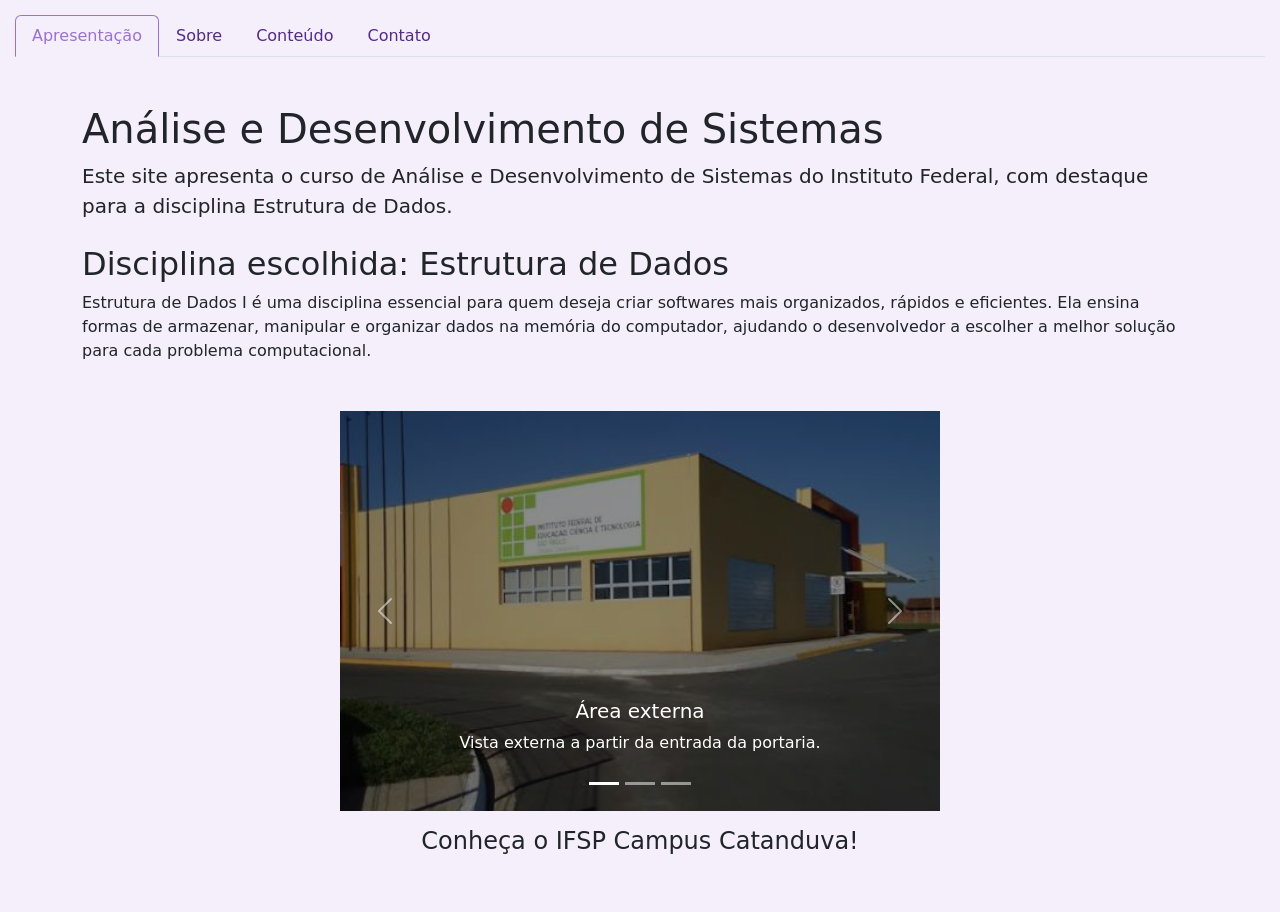
<file: index.html>
<!doctype html>
<html lang="pt-br">
  <head>
    <meta charset="UTF-8" />
    <meta name="viewport" content="width=device-width, initial-scale=1.0" />
    <link
      href="https://cdn.jsdelivr.net/npm/bootstrap@5.3.8/dist/css/bootstrap.min.css"
      rel="stylesheet"
      integrity="sha384-sRIl4kxILFvY47J16cr9ZwB07vP4J8+LH7qKQnuqkuIAvNWLzeN8tE5YBujZqJLB"
      crossorigin="anonymous"
    />
    <link rel="stylesheet" href="../assets/css/main.css" />
    <title>Apresentação</title>
  </head>
  <body>
    <ul class="nav nav-tabs">
      <li class="nav-item">
        <a class="nav-link active" aria-current="page" href="index.html"
          >Apresentação</a
        >
      </li>
      <li class="nav-item">
        <a class="nav-link" href="sobre.html">Sobre</a>
      </li>
      <li class="nav-item">
        <a class="nav-link" href="conteudo.html">Conteúdo</a>
      </li>
      <li class="nav-item">
        <a class="nav-link" href="contato.html">Contato</a>
      </li>
    </ul>

    <main class="container py-5">
      <section class="mb-4">
        <h1>Análise e Desenvolvimento de Sistemas</h1>
        <p class="lead">
          Este site apresenta o curso de Análise e Desenvolvimento de Sistemas
          do Instituto Federal, com destaque para a disciplina Estrutura de
          Dados.
        </p>
      </section>

      <section>
        <h2>Disciplina escolhida: Estrutura de Dados</h2>
        <p>
          Estrutura de Dados I é uma disciplina essencial para quem deseja criar
          softwares mais organizados, rápidos e eficientes. Ela ensina formas de
          armazenar, manipular e organizar dados na memória do computador,
          ajudando o desenvolvedor a escolher a melhor solução para cada
          problema computacional.
        </p>
      </section>

      <section
        class="d-flex flex-column align-items-center text-center mt-5 gap-3"
      >
        <div id="carouselExampleCaptions" class="carousel slide">
          <div class="carousel-indicators">
            <button
              type="button"
              data-bs-target="#carouselExampleCaptions"
              data-bs-slide-to="0"
              class="active"
              aria-current="true"
              aria-label="Slide 1"
            ></button>
            <button
              type="button"
              data-bs-target="#carouselExampleCaptions"
              data-bs-slide-to="1"
              aria-label="Slide 2"
            ></button>
            <button
              type="button"
              data-bs-target="#carouselExampleCaptions"
              data-bs-slide-to="2"
              aria-label="Slide 3"
            ></button>
          </div>
          <div class="carousel-inner">
            <div class="carousel-item active">
              <img
                src="../assets/images/campus-fora.jpeg"
                class="d-block w-100"
                alt="Área externa do campus"
              />
              <div class="carousel-caption d-none d-md-block">
                <h5>Área externa</h5>
                <p>Vista externa a partir da entrada da portaria.</p>
              </div>
            </div>
            <div class="carousel-item">
              <img
                src="../assets/images/campus-drone.jpg"
                class="d-block w-100"
                alt="Vista aérea do campus"
              />
              <div class="carousel-caption d-none d-md-block">
                <h5>Vista aérea</h5>
                <p>Imagem do campus visto de cima.</p>
              </div>
            </div>
            <div class="carousel-item">
              <img
                src="../assets/images/campus-dentro.jpg"
                class="d-block w-100"
                alt="Área interna do campus"
              />
              <div class="carousel-caption d-none d-md-block">
                <h5>Área interna</h5>
                <p>Espaço interno utilizado pelos estudantes.</p>
              </div>
            </div>
          </div>
          <button
            class="carousel-control-prev"
            type="button"
            data-bs-target="#carouselExampleCaptions"
            data-bs-slide="prev"
          >
            <span class="carousel-control-prev-icon" aria-hidden="true"></span>
            <span class="visually-hidden">Previous</span>
          </button>
          <button
            class="carousel-control-next"
            type="button"
            data-bs-target="#carouselExampleCaptions"
            data-bs-slide="next"
          >
            <span class="carousel-control-next-icon" aria-hidden="true"></span>
            <span class="visually-hidden">Next</span>
          </button>
        </div>
        <h4>Conheça o IFSP Campus Catanduva!</h4>
      </section>
    </main>
    <script
      src="https://cdn.jsdelivr.net/npm/bootstrap@5.3.8/dist/js/bootstrap.bundle.min.js"
      integrity="sha384-FKyoEForCGlyvwx9Hj09JcYn3nv7wiPVlz7YYwJrWVcXK/BmnVDxM+D2scQbITxI"
      crossorigin="anonymous"
    ></script>
  </body>
</html>
</file>
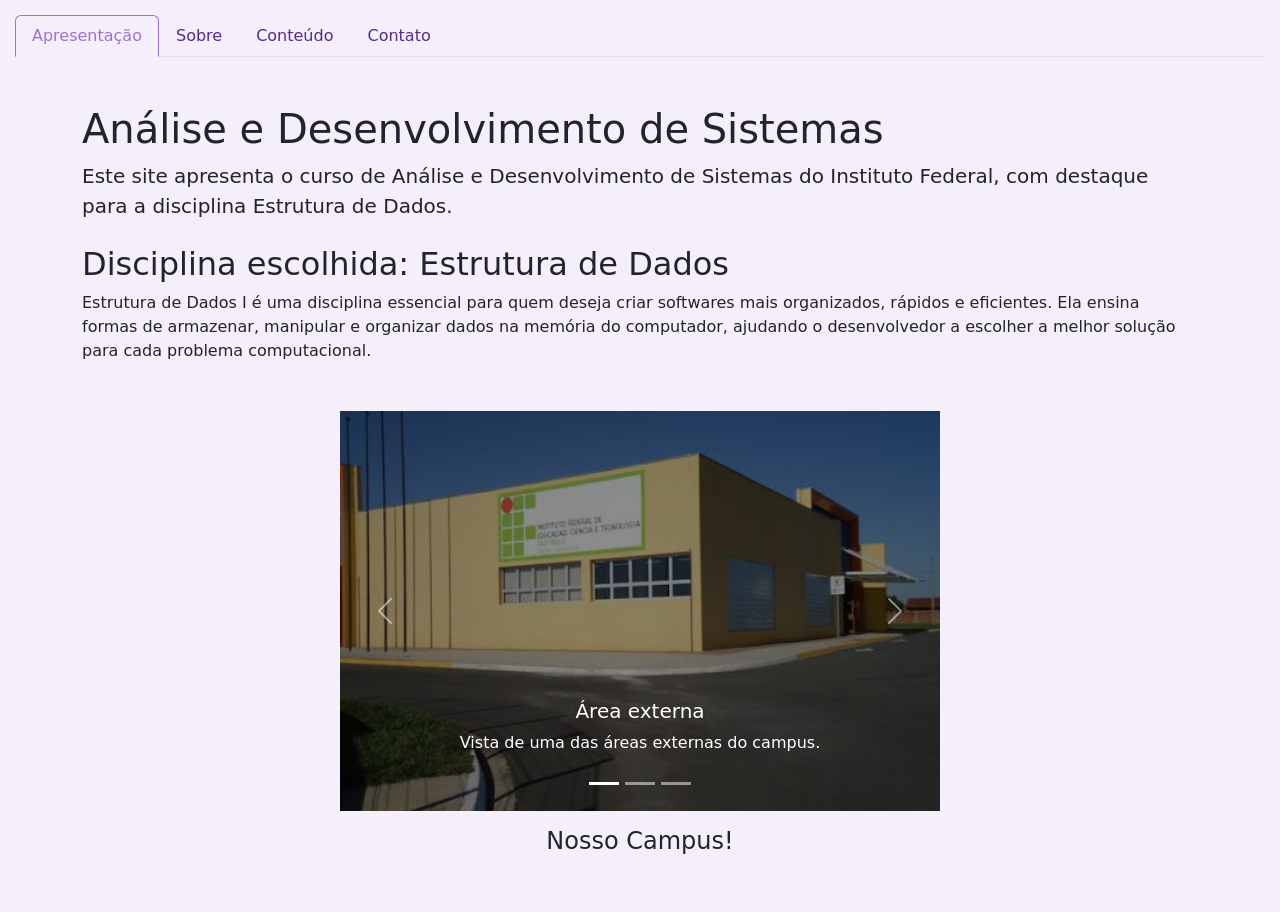
<file: pages/index.html>
<!doctype html>
<html lang="pt-br">
  <head>
    <meta charset="UTF-8" />
    <meta name="viewport" content="width=device-width, initial-scale=1.0" />
    <link
      href="https://cdn.jsdelivr.net/npm/bootstrap@5.3.8/dist/css/bootstrap.min.css"
      rel="stylesheet"
      integrity="sha384-sRIl4kxILFvY47J16cr9ZwB07vP4J8+LH7qKQnuqkuIAvNWLzeN8tE5YBujZqJLB"
      crossorigin="anonymous"
    />
    <link rel="stylesheet" href="../assets/css/main.css" />
    <title>Apresentação</title>
  </head>
  <body>
    <ul class="nav nav-tabs">
      <li class="nav-item">
        <a class="nav-link active" aria-current="page" href="index.html"
          >Apresentação</a
        >
      </li>
      <li class="nav-item">
        <a class="nav-link" href="sobre.html">Sobre</a>
      </li>
      <li class="nav-item">
        <a class="nav-link" href="conteudo.html">Conteúdo</a>
      </li>
      <li class="nav-item">
        <a class="nav-link" href="contato.html">Contato</a>
      </li>
    </ul>

    <main class="container py-5">
      <section class="mb-4">
        <h1>Análise e Desenvolvimento de Sistemas</h1>
        <p class="lead">
          Este site apresenta o curso de Análise e Desenvolvimento de Sistemas
          do Instituto Federal, com destaque para a disciplina Estrutura de
          Dados.
        </p>
      </section>

      <section>
        <h2>Disciplina escolhida: Estrutura de Dados</h2>
        <p>
          Estrutura de Dados I é uma disciplina essencial para quem deseja criar
          softwares mais organizados, rápidos e eficientes. Ela ensina formas de
          armazenar, manipular e organizar dados na memória do computador,
          ajudando o desenvolvedor a escolher a melhor solução para cada
          problema computacional.
        </p>
      </section>

      <section
        class="d-flex flex-column align-items-center text-center mt-5 gap-3"
      >
        <div id="carouselExampleCaptions" class="carousel slide">
          <div class="carousel-indicators">
            <button
              type="button"
              data-bs-target="#carouselExampleCaptions"
              data-bs-slide-to="0"
              class="active"
              aria-current="true"
              aria-label="Slide 1"
            ></button>
            <button
              type="button"
              data-bs-target="#carouselExampleCaptions"
              data-bs-slide-to="1"
              aria-label="Slide 2"
            ></button>
            <button
              type="button"
              data-bs-target="#carouselExampleCaptions"
              data-bs-slide-to="2"
              aria-label="Slide 3"
            ></button>
          </div>
          <div class="carousel-inner">
            <div class="carousel-item active">
              <img
                src="../assets/images/campus-fora.jpeg"
                class="d-block w-100"
                alt="Área externa do campus"
              />
              <div class="carousel-caption d-none d-md-block">
                <h5>Área externa</h5>
                <p>Vista de uma das áreas externas do campus.</p>
              </div>
            </div>
            <div class="carousel-item">
              <img
                src="../assets/images/campus-drone.jpg"
                class="d-block w-100"
                alt="Vista aérea do campus"
              />
              <div class="carousel-caption d-none d-md-block">
                <h5>Vista aérea</h5>
                <p>Imagem do campus visto de cima.</p>
              </div>
            </div>
            <div class="carousel-item">
              <img
                src="../assets/images/campus-dentro.jpg"
                class="d-block w-100"
                alt="Área interna do campus"
              />
              <div class="carousel-caption d-none d-md-block">
                <h5>Área interna</h5>
                <p>Espaço interno utilizado pelos estudantes.</p>
              </div>
            </div>
          </div>
          <button
            class="carousel-control-prev"
            type="button"
            data-bs-target="#carouselExampleCaptions"
            data-bs-slide="prev"
          >
            <span class="carousel-control-prev-icon" aria-hidden="true"></span>
            <span class="visually-hidden">Previous</span>
          </button>
          <button
            class="carousel-control-next"
            type="button"
            data-bs-target="#carouselExampleCaptions"
            data-bs-slide="next"
          >
            <span class="carousel-control-next-icon" aria-hidden="true"></span>
            <span class="visually-hidden">Next</span>
          </button>
        </div>
        <h4>Nosso Campus!</h4>
      </section>
    </main>
    <script
      src="https://cdn.jsdelivr.net/npm/bootstrap@5.3.8/dist/js/bootstrap.bundle.min.js"
      integrity="sha384-FKyoEForCGlyvwx9Hj09JcYn3nv7wiPVlz7YYwJrWVcXK/BmnVDxM+D2scQbITxI"
      crossorigin="anonymous"
    ></script>
  </body>
</html>
</file>
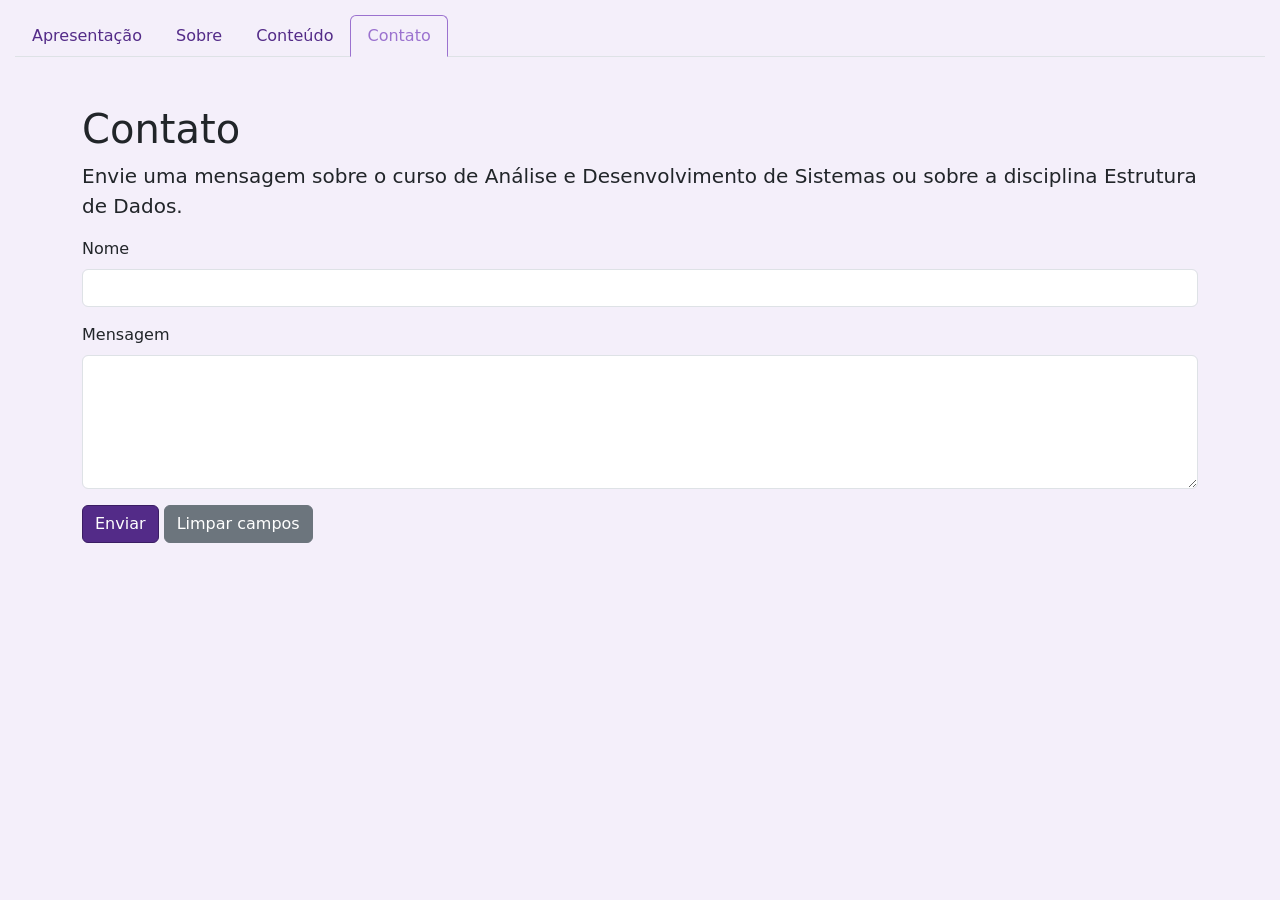
<file: contato.html>
<!doctype html>
<html lang="pt-br">
  <head>
    <meta charset="UTF-8" />
    <meta name="viewport" content="width=device-width, initial-scale=1.0" />
    <link
      href="https://cdn.jsdelivr.net/npm/bootstrap@5.3.8/dist/css/bootstrap.min.css"
      rel="stylesheet"
      integrity="sha384-sRIl4kxILFvY47J16cr9ZwB07vP4J8+LH7qKQnuqkuIAvNWLzeN8tE5YBujZqJLB"
      crossorigin="anonymous"
    />
    <link rel="stylesheet" href="../assets/css/main.css" />
    <title>Contato</title>
  </head>
  <body>
    <ul class="nav nav-tabs">
      <li class="nav-item">
        <a class="nav-link" aria-current="page" href="index.html"
          >Apresentação</a
        >
      </li>
      <li class="nav-item">
        <a class="nav-link" href="sobre.html">Sobre</a>
      </li>
      <li class="nav-item">
        <a class="nav-link" href="conteudo.html">Conteúdo</a>
      </li>
      <li class="nav-item">
        <a class="nav-link active" href="contato.html">Contato</a>
      </li>
    </ul>

    <main class="container py-5">
      <h1>Contato</h1>
      <p class="lead">
        Envie uma mensagem sobre o curso de Análise e Desenvolvimento de
        Sistemas ou sobre a disciplina Estrutura de Dados.
      </p>

      <form id="formContato" novalidate>
        <div class="mb-3">
          <label class="form-label" for="nome">Nome</label>
          <input class="form-control" id="nome" name="nome" type="text" />
          <div class="invalid-feedback">O campo nome não pode ficar vazio.</div>
        </div>

        <div class="mb-3">
          <label class="form-label" for="mensagem">Mensagem</label>
          <textarea
            class="form-control"
            id="mensagem"
            name="mensagem"
            rows="5"
          ></textarea>
          <div class="invalid-feedback">
            O campo mensagem não pode ficar vazio.
          </div>
        </div>

        <button class="btn btn-primary" type="submit">Enviar</button>
        <button class="btn btn-secondary" id="limparCampos" type="button">
          Limpar campos
        </button>
      </form>

      <div class="alert mt-3 d-none" id="retorno" role="alert"></div>
    </main>

    <script>
      const formulario = document.getElementById("formContato");
      const retorno = document.getElementById("retorno");
      const nome = document.getElementById("nome");
      const mensagem = document.getElementById("mensagem");
      const limparCampos = document.getElementById("limparCampos");

      function limparValidacao() {
        nome.classList.remove("is-invalid");
        mensagem.classList.remove("is-invalid");
        retorno.classList.add("d-none");
        retorno.classList.remove("alert-success", "alert-danger");
        retorno.textContent = "";
      }

      formulario.addEventListener("submit", (evento) => {
        evento.preventDefault();

        const nomeVazio = nome.value.trim() === "";
        const mensagemVazia = mensagem.value.trim() === "";

        retorno.classList.remove("d-none", "alert-success", "alert-danger");
        nome.classList.toggle("is-invalid", nomeVazio);
        mensagem.classList.toggle("is-invalid", mensagemVazia);

        if (nomeVazio || mensagemVazia) {
          retorno.classList.add("alert-danger");
          retorno.textContent = "Preencha os campos obrigatórios antes de enviar.";
          return;
        }

        retorno.classList.add("alert-success");
        retorno.textContent = "Mensagem enviada com sucesso!";
        formulario.reset();
      });

      limparCampos.addEventListener("click", () => {
        formulario.reset();
        limparValidacao();
      });
    </script>
  </body>
</html>
</file>
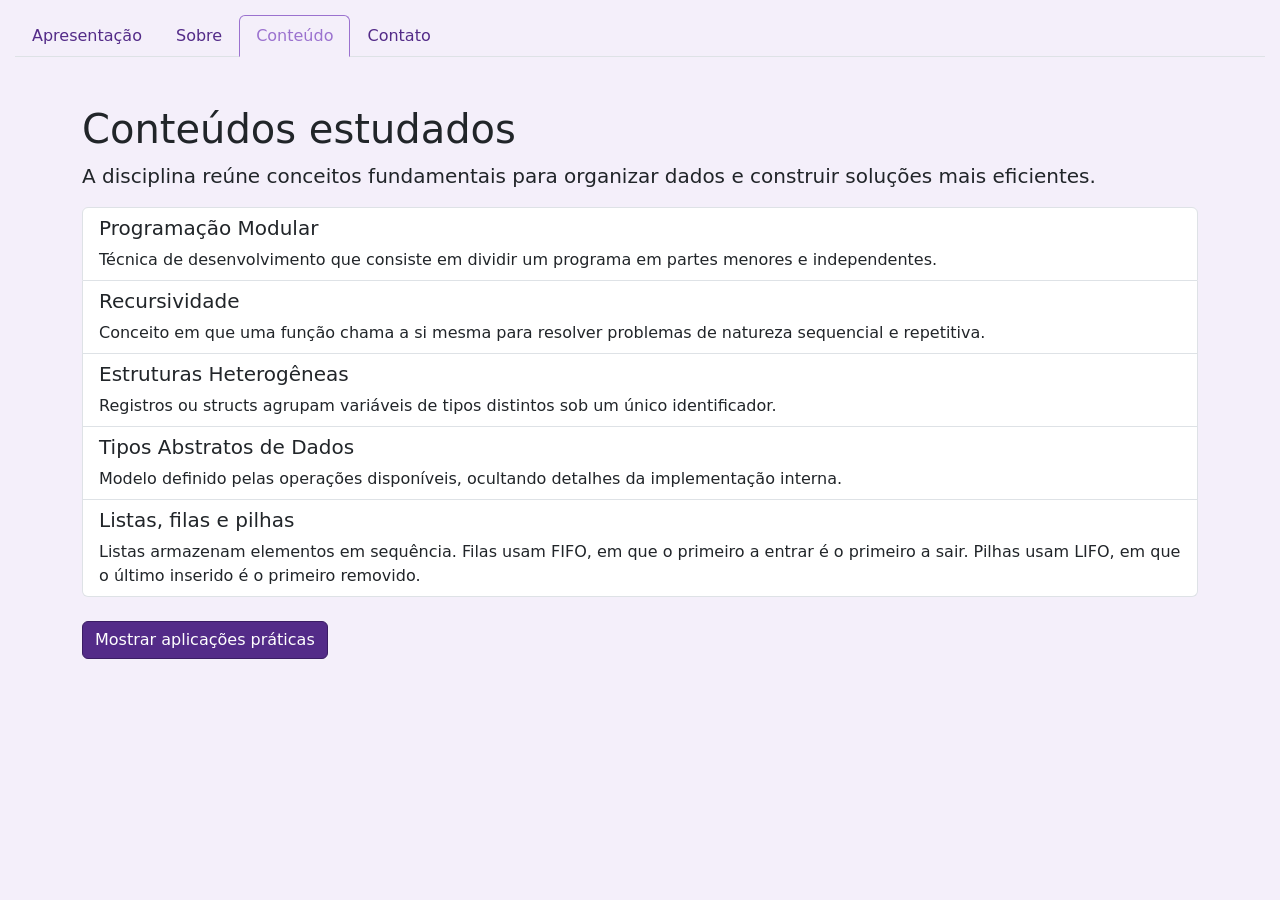
<file: conteudo.html>
<!doctype html>
<html lang="pt-br">
  <head>
    <meta charset="UTF-8" />
    <meta name="viewport" content="width=device-width, initial-scale=1.0" />
    <link
      href="https://cdn.jsdelivr.net/npm/bootstrap@5.3.8/dist/css/bootstrap.min.css"
      rel="stylesheet"
      integrity="sha384-sRIl4kxILFvY47J16cr9ZwB07vP4J8+LH7qKQnuqkuIAvNWLzeN8tE5YBujZqJLB"
      crossorigin="anonymous"
    />
    <link rel="stylesheet" href="../assets/css/main.css" />
    <title>Conteúdo</title>
  </head>
  <body>
    <ul class="nav nav-tabs">
      <li class="nav-item">
        <a class="nav-link" aria-current="page" href="index.html"
          >Apresentação</a
        >
      </li>
      <li class="nav-item">
        <a class="nav-link" href="sobre.html">Sobre</a>
      </li>
      <li class="nav-item">
        <a class="nav-link active" href="conteudo.html">Conteúdo</a>
      </li>
      <li class="nav-item">
        <a class="nav-link" href="contato.html">Contato</a>
      </li>
    </ul>

    <main class="container py-5">
      <h1>Conteúdos estudados</h1>
      <p class="lead">
        A disciplina reúne conceitos fundamentais para organizar dados e
        construir soluções mais eficientes.
      </p>

      <div class="list-group mb-4">
        <div class="list-group-item">
          <h2 class="h5">Programação Modular</h2>
          <p class="mb-0">
            Técnica de desenvolvimento que consiste em dividir um programa em
            partes menores e independentes.
          </p>
        </div>
        <div class="list-group-item">
          <h2 class="h5">Recursividade</h2>
          <p class="mb-0">
            Conceito em que uma função chama a si mesma para resolver problemas
            de natureza sequencial e repetitiva.
          </p>
        </div>
        <div class="list-group-item">
          <h2 class="h5">Estruturas Heterogêneas</h2>
          <p class="mb-0">
            Registros ou structs agrupam variáveis de tipos distintos sob um
            único identificador.
          </p>
        </div>
        <div class="list-group-item">
          <h2 class="h5">Tipos Abstratos de Dados</h2>
          <p class="mb-0">
            Modelo definido pelas operações disponíveis, ocultando detalhes da
            implementação interna.
          </p>
        </div>
        <div class="list-group-item">
          <h2 class="h5">Listas, filas e pilhas</h2>
          <p class="mb-0">
            Listas armazenam elementos em sequência. Filas usam FIFO, em que o
            primeiro a entrar é o primeiro a sair. Pilhas usam LIFO, em que o
            último inserido é o primeiro removido.
          </p>
        </div>
      </div>

      <div class="d-flex justify-content-between align-items-center">
        <button class="btn btn-primary" id="mostrarAplicacoes" type="button">
          Mostrar aplicações práticas
        </button>
        <h6 class="mb-0 d-none" id="arrastarTela">-----Arraste a Tela-----</h6>
      </div>

      <section
        class="d-flex flex-wrap justify-content-center gap-5 mt-4 d-none"
        id="aplicacoes"
      >
        <div class="card" style="width: 18rem">
          <img src="../assets/images/undo.webp" class="card-img-" alt="..." />
          <div class="card-body">
            <h5 class="card-title">Desfazer em editores</h5>
            <p class="card-text">
              O recurso Ctrl+Z usa pilhas para remover a ação mais recente e
              restaurar o estado anterior.
            </p>
          </div>
        </div>
        <div class="card" style="width: 18rem">
          <img
            src="../assets/images/printer.jpeg"
            class="card-img-top"
            alt="..."
          />
          <div class="card-body">
            <h5 class="card-title">Fila de impressão</h5>
            <p class="card-text">
              Documentos enviados para uma impressora compartilhada são
              processados na ordem de chegada.
            </p>
          </div>
        </div>
        <div class="card" style="width: 18rem">
          <img
            src="../assets/images/music-player.jpg"
            class="card-img-top"
            alt="..."
          />
          <div class="card-body">
            <h5 class="card-title">Playlists de música</h5>
            <p class="card-text">
              Listas encadeadas circulares permitem repetir músicas sem recriar
              toda a sequência.
            </p>
          </div>
        </div>
      </section>
    </main>
    <script src="../assets/js/conteudo.js"></script>
  </body>
</html>
</file>
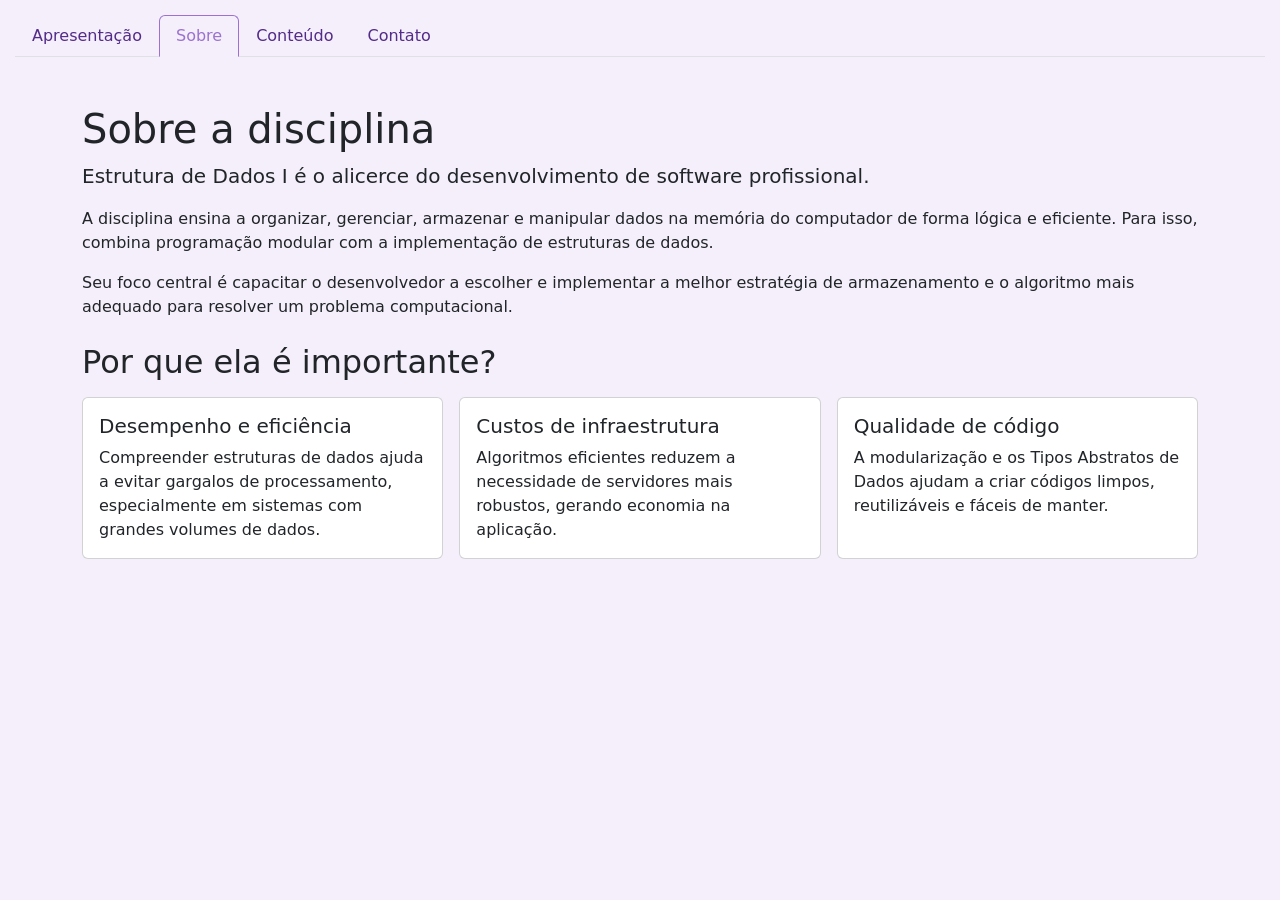
<file: sobre.html>
<!doctype html>
<html lang="pt-br">
  <head>
    <meta charset="UTF-8" />
    <meta name="viewport" content="width=device-width, initial-scale=1.0" />
    <link
      href="https://cdn.jsdelivr.net/npm/bootstrap@5.3.8/dist/css/bootstrap.min.css"
      rel="stylesheet"
      integrity="sha384-sRIl4kxILFvY47J16cr9ZwB07vP4J8+LH7qKQnuqkuIAvNWLzeN8tE5YBujZqJLB"
      crossorigin="anonymous"
    />
    <link rel="stylesheet" href="../assets/css/main.css" />
    <title>Sobre</title>
  </head>
  <body>
    <ul class="nav nav-tabs">
      <li class="nav-item">
        <a class="nav-link" aria-current="page" href="index.html"
          >Apresentação</a
        >
      </li>
      <li class="nav-item">
        <a class="nav-link active" href="sobre.html">Sobre</a>
      </li>
      <li class="nav-item">
        <a class="nav-link" href="conteudo.html">Conteúdo</a>
      </li>
      <li class="nav-item">
        <a class="nav-link" href="contato.html">Contato</a>
      </li>
    </ul>

    <main class="container py-5">
      <section class="mb-4">
        <h1>Sobre a disciplina</h1>
        <p class="lead">
          Estrutura de Dados I é o alicerce do desenvolvimento de software
          profissional.
        </p>

        <p>
          A disciplina ensina a organizar, gerenciar, armazenar e manipular
          dados na memória do computador de forma lógica e eficiente. Para isso,
          combina programação modular com a implementação de estruturas de
          dados.
        </p>

        <p>
          Seu foco central é capacitar o desenvolvedor a escolher e implementar
          a melhor estratégia de armazenamento e o algoritmo mais adequado para
          resolver um problema computacional.
        </p>
      </section>

      <section>
        <h2 class="mb-3">Por que ela é importante?</h2>
        <div class="row g-3">
          <div class="col-md-4">
            <div class="card h-100">
              <div class="card-body">
                <h3 class="h5">Desempenho e eficiência</h3>
                <p class="mb-0">
                  Compreender estruturas de dados ajuda a evitar gargalos de
                  processamento, especialmente em sistemas com grandes volumes
                  de dados.
                </p>
              </div>
            </div>
          </div>
          <div class="col-md-4">
            <div class="card h-100">
              <div class="card-body">
                <h3 class="h5">Custos de infraestrutura</h3>
                <p class="mb-0">
                  Algoritmos eficientes reduzem a necessidade de servidores mais
                  robustos, gerando economia na aplicação.
                </p>
              </div>
            </div>
          </div>
          <div class="col-md-4">
            <div class="card h-100">
              <div class="card-body">
                <h3 class="h5">Qualidade de código</h3>
                <p class="mb-0">
                  A modularização e os Tipos Abstratos de Dados ajudam a criar
                  códigos limpos, reutilizáveis e fáceis de manter.
                </p>
              </div>
            </div>
          </div>
        </div>
      </section>
    </main>
  </body>
</html>
</file>
<file: assets/css/main.css>
html,
body {
  background-color: #f4effa;
}
.nav {
  margin: 15px 15px 0px;
}

.btn-primary {
  --bs-btn-bg: #532b88;
  --bs-btn-border-color: #3a1d63;
  --bs-btn-color: #fff;

  --bs-btn-hover-bg: #3a1d63;
  --bs-btn-hover-border-color: #2a1548;
  --bs-btn-hover-color: #fff;

  --bs-btn-active-bg: #24123d;
  --bs-btn-active-border-color: #1b0d2e;
  --bs-btn-active-color: #fff;

  --bs-btn-focus-shadow-rgb: 83, 43, 136;
}
a:link {
  color: #532b88;
  text-decoration: none;
}
a:visited {
  color: #532b88;
}
.nav-link:hover {
  color: #2f184b;
  text-decoration: underline;
}
.nav-tabs .nav-link.active {
  color: #9b72cf;
  background-color: #f4effa;
  border-color: #9b72cf #9b72cf #f4effa;
}
a:active {
  color: #532b88;
}

.carousel {
  width: min(100%, 600px);
  margin: 0 auto;
}

.carousel-item img {
  height: clamp(220px, 55vw, 400px);
  object-fit: cover;
}

.carousel-item::before {
  content: "";
  position: absolute;
  inset: 0;
  background-color: rgba(0, 0, 0, 0.45);
  z-index: 1;
}

.carousel-caption {
  z-index: 2;
}

.card {
  cursor: default;
  transition:
    transform 0.3s ease,
    box-shadow 0.3s ease;
}

.card:hover {
  transform: translateY(-10px);
  box-shadow: 0 8px 20px rgba(0, 0, 0, 0.2);
}

@media (max-width: 576px) {
  .nav {
    margin: 10px 10px 0;
  }

  main.container {
    padding-top: 2rem !important;
    padding-bottom: 2rem !important;
  }

  .carousel-item img {
    height: 220px;
  }
}
</file>
